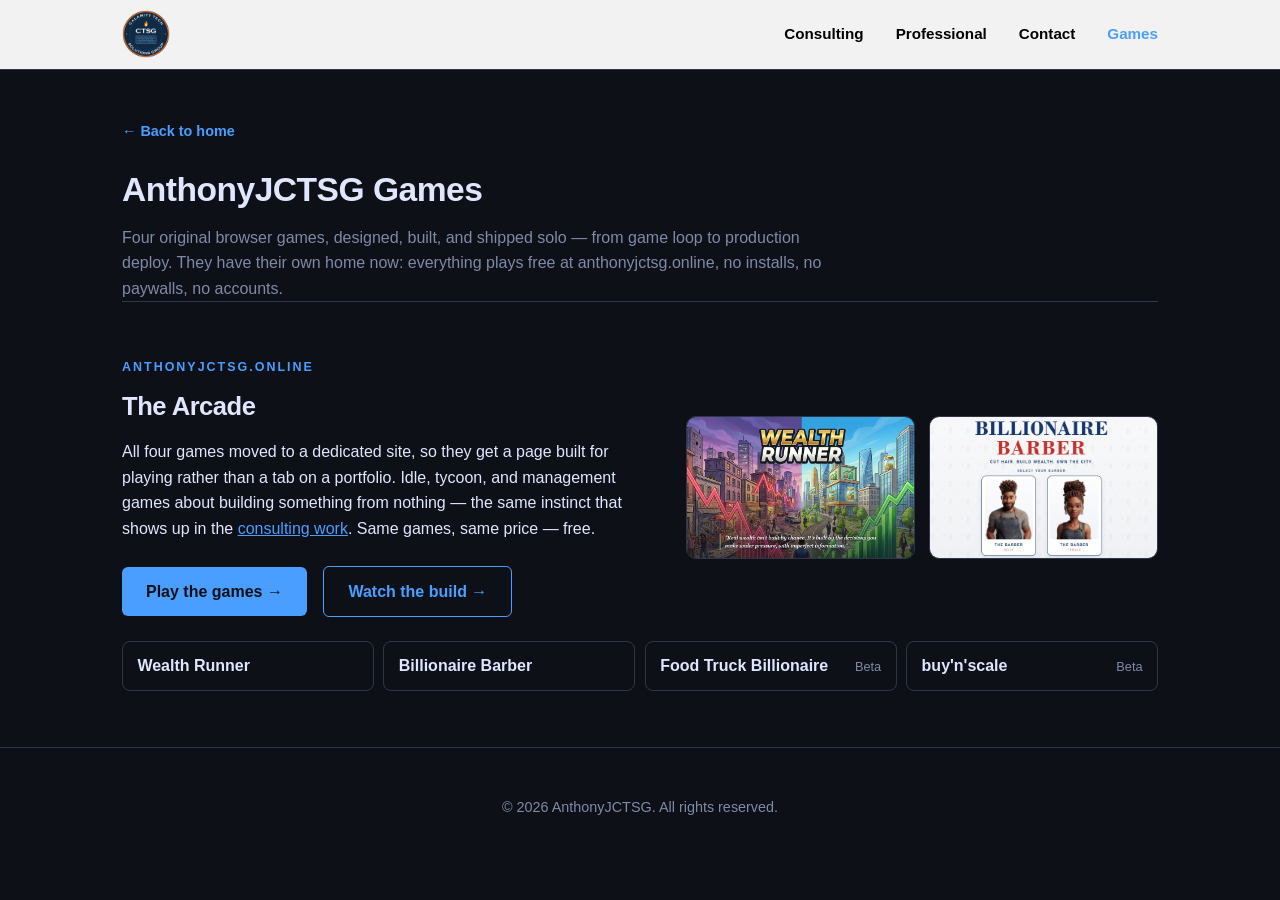
<file: portfolio.html>
﻿<!DOCTYPE html>
<html lang="en">
<head>
    <meta charset="UTF-8">
    <meta name="viewport" content="width=device-width, initial-scale=1.0">
    <title>Free Browser Games by Anthony C Johnson | Wealth Runner, Billionaire Barber &amp; More | AnthonyJCTSG</title>
    <meta name="description" content="Original browser games built solo by Houston developer Anthony C Johnson — Wealth Runner, Billionaire Barber, Food Truck Billionaire, and buy'n'scale. No installs, no paywalls. Play free at anthonyjctsg.online.">
    <meta name="keywords" content="indie game developer, Houston game developer, Anthony C Johnson, AnthonyJCTSG, browser games, free browser games, HTML5 games, idle games, tycoon games, incremental games, Wealth Runner, Billionaire Barber, Food Truck Billionaire, buy'n'scale">
    <meta name="author" content="Anthony C Johnson">
    <meta name="robots" content="index, follow">
    <meta name="theme-color" content="#0052cc">
    <link rel="canonical" href="https://anthonyjctsg.com/portfolio.html">
    <link rel="icon" href="data:image/svg+xml,<svg xmlns='http://www.w3.org/2000/svg' viewBox='0 0 64 64'><rect width='64' height='64' rx='8' fill='%23131a24'/><text x='32' y='42' font-family='Georgia,serif' font-size='26' fill='%23fbfaf7' text-anchor='middle'>C</text></svg>">

    <!-- Open Graph -->
    <meta property="og:type" content="website">
    <meta property="og:site_name" content="AnthonyJCTSG">
    <meta property="og:title" content="Free Browser Games by Anthony C Johnson">
    <meta property="og:description" content="Four original browser games, built solo end to end. No installs, no paywalls. Play them free at anthonyjctsg.online.">
    <meta property="og:url" content="https://anthonyjctsg.com/portfolio.html">
    <meta property="og:image" content="https://anthonyjctsg.com/wealthrunner_thumbnail.png">
    <meta property="og:locale" content="en_US">

    <!-- Twitter -->
    <meta name="twitter:card" content="summary_large_image">
    <meta name="twitter:title" content="Free Browser Games by Anthony C Johnson">
    <meta name="twitter:description" content="Four original browser games, built solo end to end. Play them free at anthonyjctsg.online.">
    <meta name="twitter:image" content="https://anthonyjctsg.com/wealthrunner_thumbnail.png">

    <link rel="stylesheet" href="styles.css?v=5">

    <!-- Every game URL points at anthonyjctsg.online. The games are served
         from there now, and pointing structured data anywhere else would be
         describing a page that only redirects. -->
    <script type="application/ld+json">
    {
      "@context": "https://schema.org",
      "@type": "CollectionPage",
      "name": "Games Portfolio",
      "url": "https://anthonyjctsg.com/portfolio.html",
      "description": "Browser games built by Anthony C Johnson, playable at anthonyjctsg.online.",
      "hasPart": [
        {
          "@type": "VideoGame",
          "name": "Wealth Runner",
          "url": "https://anthonyjctsg.online/WealthRunner.html",
          "image": "https://anthonyjctsg.com/wealthrunner_thumbnail.png",
          "description": "A run for the money. Keep moving, keep stacking, and see how far your decisions carry you before the run ends.",
          "author": { "@type": "Person", "name": "Anthony C Johnson" },
          "gamePlatform": "Web Browser",
          "applicationCategory": "Game",
          "operatingSystem": "Any",
          "offers": { "@type": "Offer", "price": "0", "priceCurrency": "USD" }
        },
        {
          "@type": "VideoGame",
          "name": "Billionaire Barber",
          "url": "https://anthonyjctsg.online/BillionaireBarber.html",
          "image": "https://anthonyjctsg.com/billionairebarber_thumbnail.png",
          "description": "Cut hair. Build wealth. Own the city. Choose your barber and work your way up from a single chair.",
          "author": { "@type": "Person", "name": "Anthony C Johnson" },
          "gamePlatform": "Web Browser",
          "applicationCategory": "Game",
          "operatingSystem": "Any",
          "offers": { "@type": "Offer", "price": "0", "priceCurrency": "USD" }
        },
        {
          "@type": "VideoGame",
          "name": "Food Truck Billionaire",
          "url": "https://anthonyjctsg.online/food-truck-billionaire.html",
          "description": "Beta. Run the window, work the order rail, and turn one food truck into a fleet.",
          "author": { "@type": "Person", "name": "Anthony C Johnson" },
          "gamePlatform": "Web Browser",
          "applicationCategory": "Game",
          "operatingSystem": "Any",
          "offers": { "@type": "Offer", "price": "0", "priceCurrency": "USD" }
        },
        {
          "@type": "VideoGame",
          "name": "buy'n'scale",
          "url": "https://anthonyjctsg.online/buynscale.html",
          "description": "Beta. Acquire, improve, compound. Start with $150,000 and buy real businesses, fix what's broken in them, and let the multiple do the rest.",
          "author": { "@type": "Person", "name": "Anthony C Johnson" },
          "gamePlatform": "Web Browser",
          "applicationCategory": "Game",
          "operatingSystem": "Any",
          "offers": { "@type": "Offer", "price": "0", "priceCurrency": "USD" }
        }
      ]
    }
    </script>
    <style>
        .arcade-cta {
            display: grid;
            grid-template-columns: minmax(0, 1fr) minmax(0, 0.9fr);
            gap: 2.5rem;
            align-items: center;
        }

        .arcade-copy h2 {
            font-size: 1.6rem;
            letter-spacing: -0.5px;
            margin-bottom: 0.75rem;
        }

        .arcade-domain {
            font-size: 0.78rem;
            text-transform: uppercase;
            letter-spacing: 2px;
            color: var(--primary-blue);
            font-weight: 700;
            margin-bottom: 0.5rem;
        }

        /* The two shots, fanned. Purely decorative â€” the list below is what
           actually names the games. */
        .arcade-shots {
            display: grid;
            grid-template-columns: 1fr 1fr;
            gap: 0.9rem;
        }

        .arcade-shots img {
            width: 100%;
            aspect-ratio: 16 / 10;
            object-fit: cover;
            border-radius: 10px;
            border: 1px solid var(--border-color);
            background-color: #070b14;
        }

        .game-list {
            list-style: none;
            margin-top: 1.5rem;
            display: grid;
            grid-template-columns: repeat(auto-fit, minmax(240px, 1fr));
            gap: 0.6rem;
        }

        .game-list a {
            display: flex;
            align-items: baseline;
            gap: 0.5rem;
            padding: 0.7rem 0.9rem;
            border: 1px solid var(--border-color);
            border-radius: 8px;
            text-decoration: none;
            color: var(--text-dark);
            font-weight: 600;
            transition: border-color 0.2s ease, background-color 0.2s ease;
        }

        .game-list a:hover,
        .game-list a:focus-visible {
            border-color: var(--primary-blue);
            background-color: var(--light-blue);
        }

        .game-list small {
            margin-left: auto;
            font-weight: 400;
            font-size: 0.8rem;
            color: var(--text-muted);
        }

        @media (max-width: 800px) {
            .arcade-cta {
                grid-template-columns: 1fr;
                gap: 1.75rem;
            }

            .arcade-shots {
                order: -1;
            }
        }
    </style>
</head>
<body>

    <header>
        <div class="nav-container">
            <a href="index.html" class="brand-logo" aria-label="AnthonyJCTSG.com">
                <img src="ctsg-seal.png" alt="AnthonyJCTSG.com" class="brand-logo-mark">
            </a>
            <ul class="nav-links">
                <li><a href="https://ctsg-htx.com/" rel="noopener">Consulting</a></li>
                <li><a href="professional.html">Professional</a></li>
                <li class="nav-contact-item">
                    <button type="button" class="nav-contact-toggle" aria-expanded="false" aria-haspopup="true" aria-controls="nav-contact-panel">Contact</button>
                    <div class="nav-contact-panel" id="nav-contact-panel" hidden>
                        <form novalidate>
                            <label class="visually-hidden" for="nav-contact-name">Name</label>
                            <input id="nav-contact-name" type="text" autocomplete="name" maxlength="120" placeholder="Name (optional)">
                            <label class="visually-hidden" for="nav-contact-email">Email</label>
                            <input id="nav-contact-email" type="email" autocomplete="email" maxlength="254" placeholder="you@example.com" required>
                            <button type="submit" class="btn">Send</button>
                        </form>
                        <p class="nav-contact-status" role="status" aria-live="polite"></p>
                    </div>
                </li>
                <li><a href="portfolio.html" aria-current="page">Games</a></li>
            </ul>
        </div>
    </header>

    <main class="container">

        <div class="page-intro">
            <a href="index.html" class="back-link">&larr; Back to home</a>
            <h1>AnthonyJCTSG Games</h1>
            <p>Four original browser games, designed, built, and shipped solo &mdash; from game loop to production deploy. They have their own home now: everything plays free at anthonyjctsg.online, no installs, no paywalls, no accounts.</p>
        </div>

        <section>
            <div class="arcade-cta">
                <div class="arcade-copy">
                    <p class="arcade-domain">anthonyjctsg.online</p>
                    <h2>The Arcade</h2>
                    <p>All four games moved to a dedicated site, so they get a page built for playing rather than a tab on a portfolio. Idle, tycoon, and management games about building something from nothing &mdash; the same instinct that shows up in the <a href="https://ctsg-htx.com/" rel="noopener">consulting work</a>. Same games, same price &mdash; free.</p>
                    <div class="game-actions" style="margin-top:1.5rem">
                        <a href="https://anthonyjctsg.online/" rel="noopener" class="btn">Play the games &rarr;</a>
                        <a href="https://www.youtube.com/@AnthonyJCTSG" target="_blank" rel="noopener" class="btn btn-secondary" style="margin-left:0.75rem">Watch the build &rarr;</a>
                    </div>
                </div>
                <div class="arcade-shots">
                    <img src="wealthrunner_thumbnail.png" alt="" loading="lazy">
                    <img src="billionairebarber_thumbnail.png" alt="" loading="lazy">
                </div>
            </div>

            <ul class="game-list">
                <li><a href="https://anthonyjctsg.online/WealthRunner.html" rel="noopener">Wealth Runner</a></li>
                <li><a href="https://anthonyjctsg.online/BillionaireBarber.html" rel="noopener">Billionaire Barber</a></li>
                <li><a href="https://anthonyjctsg.online/food-truck-billionaire.html" rel="noopener">Food Truck Billionaire <small>Beta</small></a></li>
                <li><a href="https://anthonyjctsg.online/buynscale.html" rel="noopener">buy'n'scale <small>Beta</small></a></li>
            </ul>
        </section>

    </main>

    <footer>
        <div class="container">
            <p>&copy; 2026 AnthonyJCTSG. All rights reserved.</p>
        </div>
    </footer>

    <script src="ctsg-data.js"></script>
    <script src="nav-contact.js"></script>

</body>
</html>
</file>
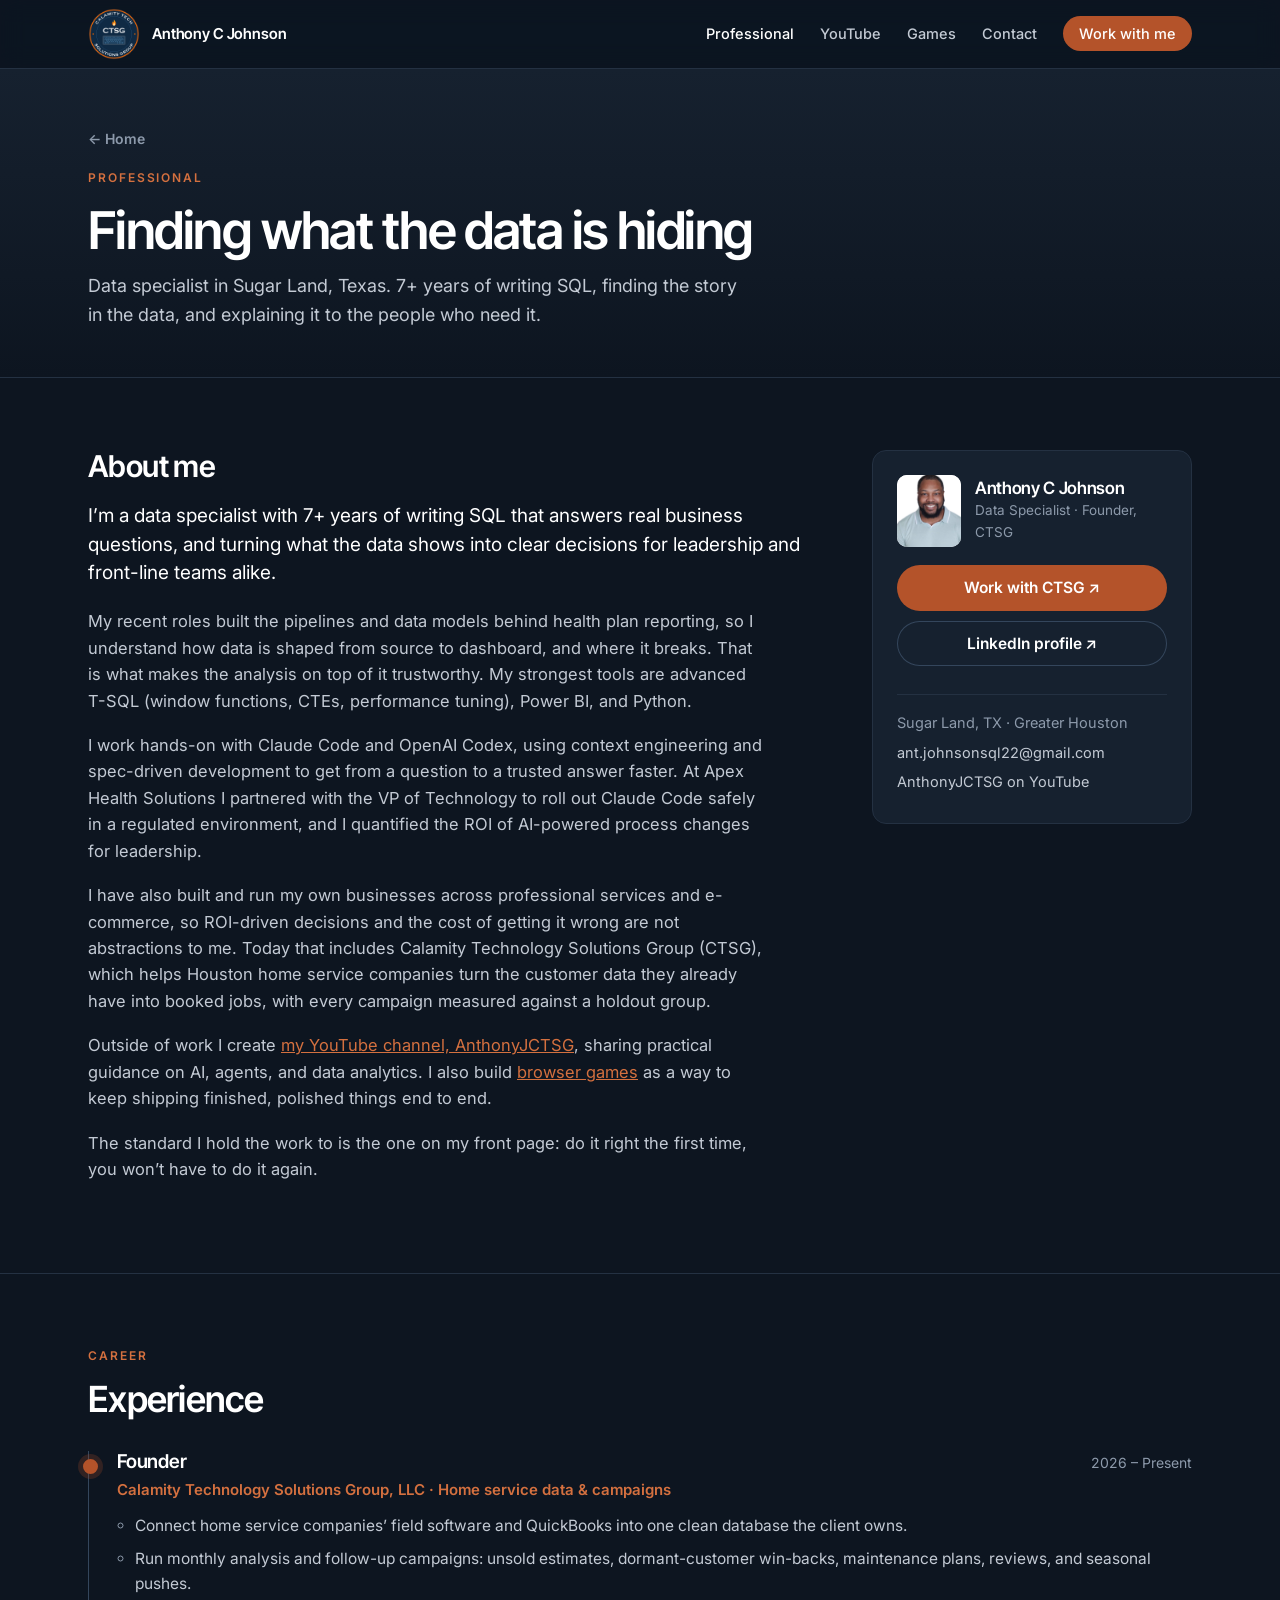
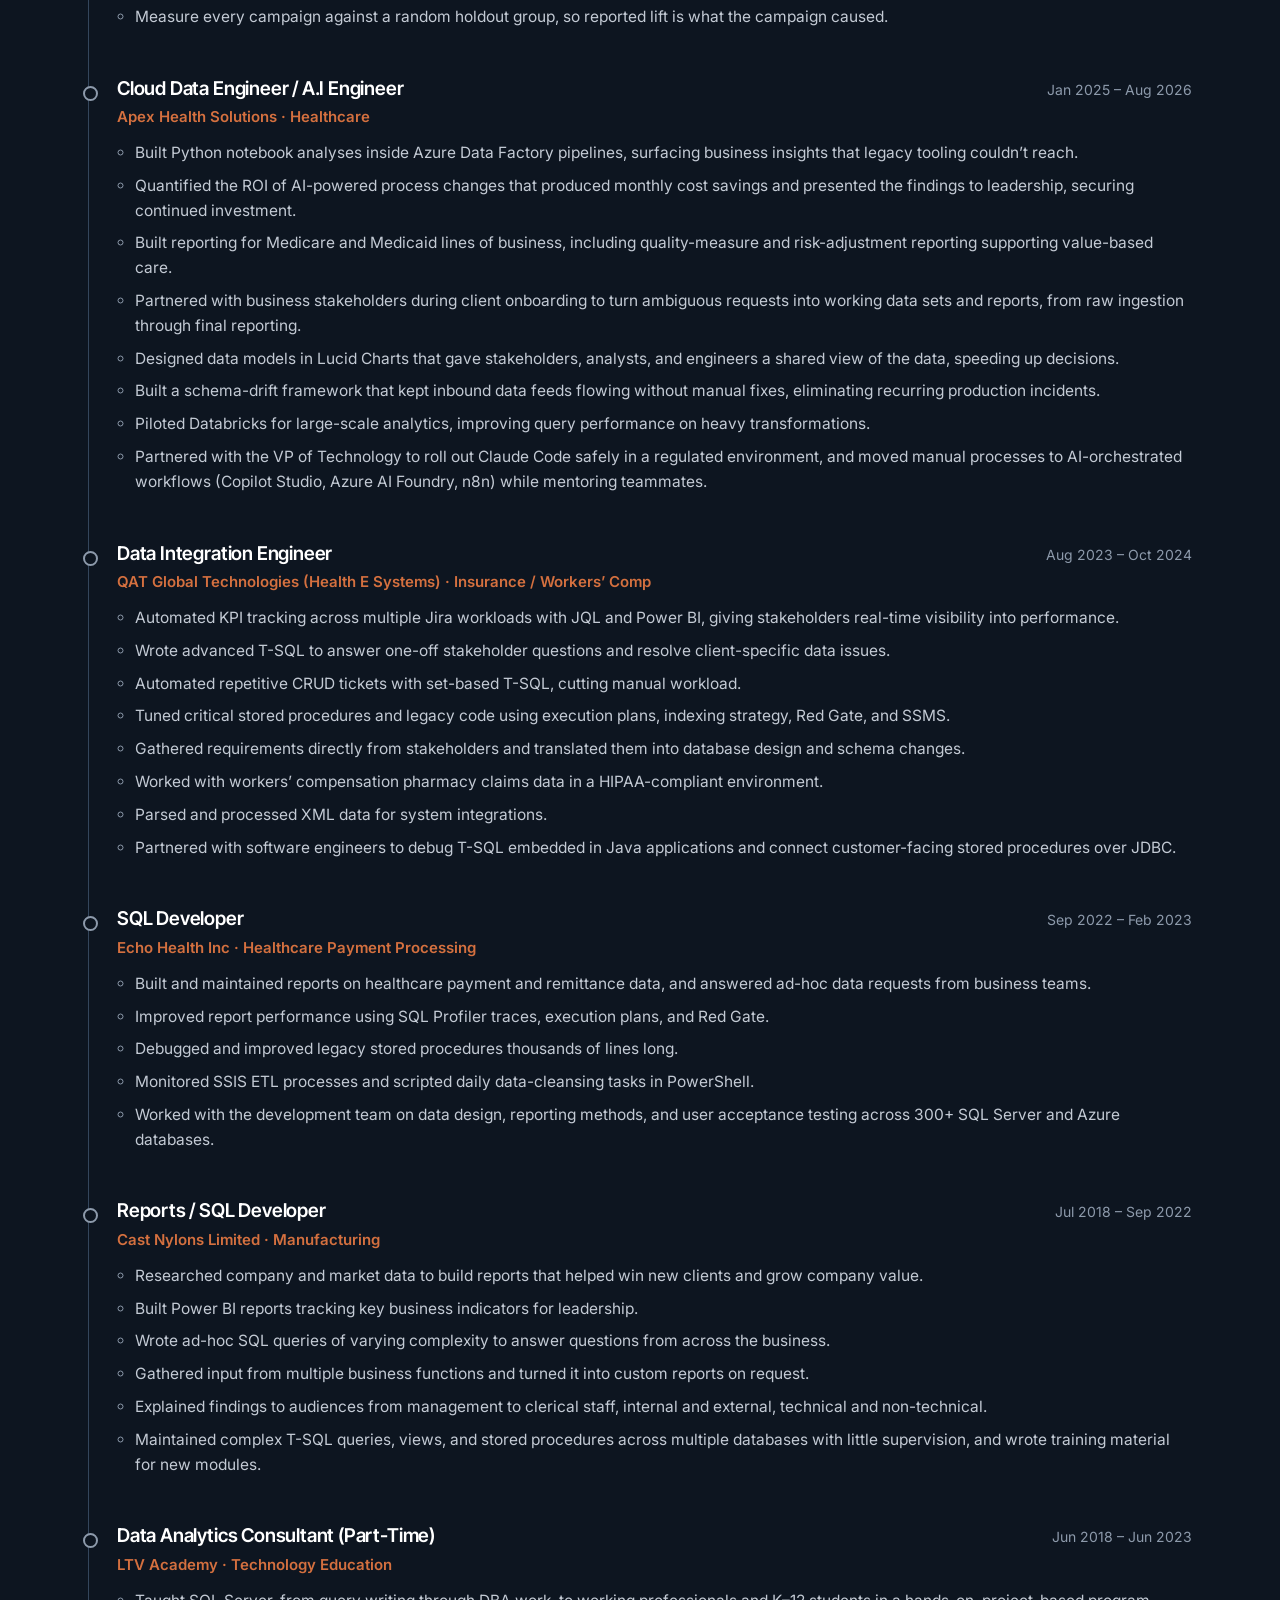
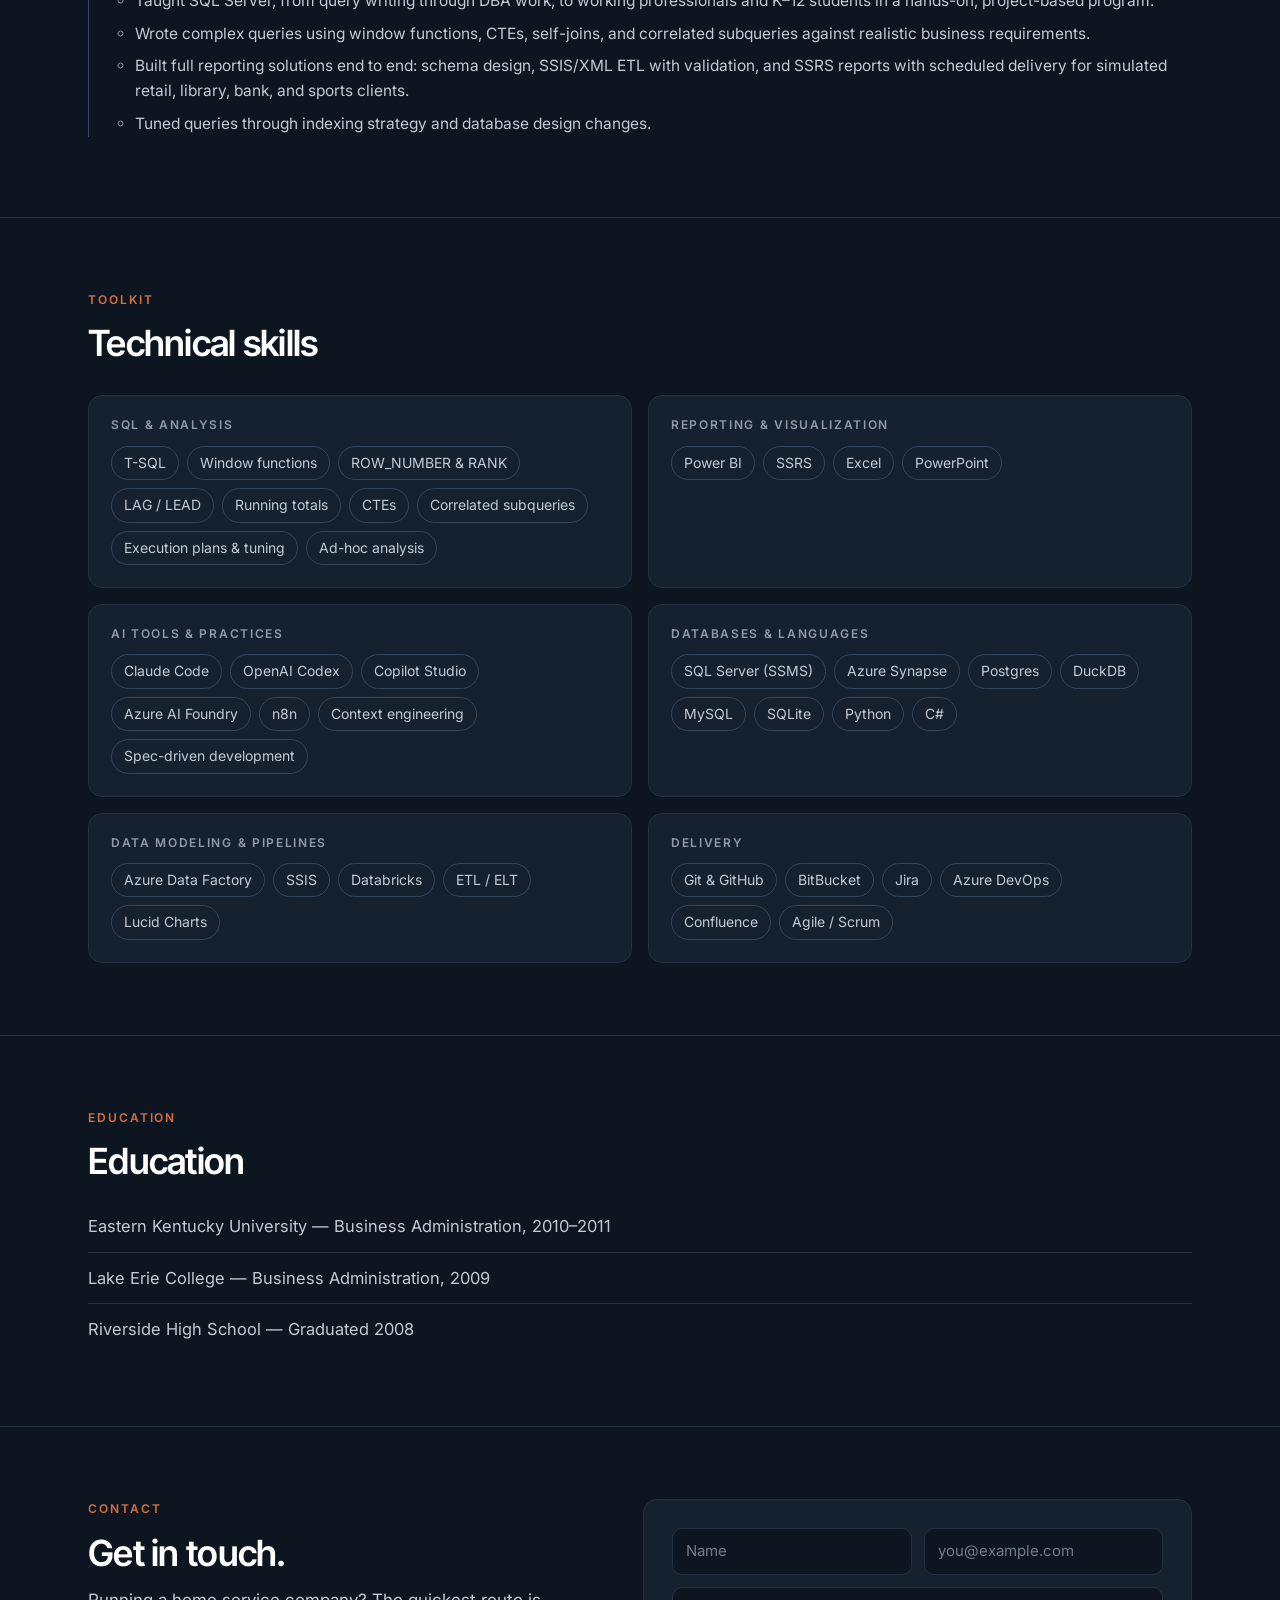
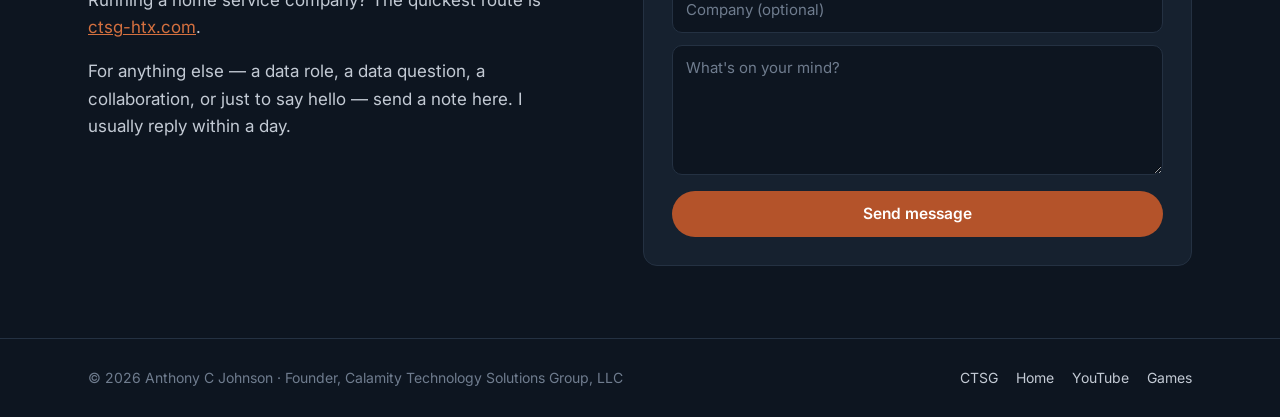
<file: professional.html>
<!DOCTYPE html>
<html lang="en">
<head>
    <meta charset="UTF-8">
    <meta name="viewport" content="width=device-width, initial-scale=1.0">
    <title>Anthony C Johnson | Data Specialist, SQL &amp; Power BI | Houston</title>
    <meta name="description" content="Data specialist in the Houston area with 7+ years of SQL, analytics, and reporting: advanced T-SQL and window functions, Power BI, Python, and AI tooling. Experience, skills, and contact.">
    <meta name="author" content="Anthony C Johnson">
    <meta name="robots" content="index, follow, max-image-preview:large">
    <meta name="theme-color" content="#0d1520">
    <meta name="geo.region" content="US-TX">
    <meta name="geo.placename" content="Sugar Land">
    <link rel="canonical" href="https://anthonyjctsg.com/professional.html">

    <link rel="icon" href="/favicon-32.png" sizes="32x32" type="image/png">
    <link rel="icon" href="/favicon-48.png" sizes="48x48" type="image/png">
    <link rel="icon" href="/icon-192.png" sizes="192x192" type="image/png">
    <link rel="apple-touch-icon" href="/apple-touch-icon.png">

    <!-- Open Graph -->
    <meta property="og:type" content="profile">
    <meta property="og:site_name" content="AnthonyJCTSG">
    <meta property="og:title" content="Anthony C Johnson | Data Specialist">
    <meta property="og:description" content="7+ years writing SQL that answers real business questions, and explaining what the data shows. T-SQL, window functions, Power BI, Python. Houston area.">
    <meta property="og:url" content="https://anthonyjctsg.com/professional.html">
    <meta property="og:image" content="https://anthonyjctsg.com/anthony.jpg">
    <meta property="og:image:alt" content="Anthony C Johnson">
    <meta property="profile:first_name" content="Anthony">
    <meta property="profile:last_name" content="Johnson">
    <meta property="og:locale" content="en_US">

    <!-- Twitter -->
    <meta name="twitter:card" content="summary">
    <meta name="twitter:title" content="Anthony C Johnson | Data Specialist">
    <meta name="twitter:description" content="Data specialist in the Houston area: SQL, analytics, Power BI, and Python.">
    <meta name="twitter:image" content="https://anthonyjctsg.com/anthony.jpg">
    <meta name="twitter:image:alt" content="Anthony C Johnson">

    <link rel="preconnect" href="https://fonts.googleapis.com">
    <link rel="preconnect" href="https://fonts.gstatic.com" crossorigin>
    <link href="https://fonts.googleapis.com/css2?family=Inter:wght@400;500;600&family=Inter+Tight:wght@500;600;700&display=swap" rel="stylesheet">
    <link rel="stylesheet" href="site.css?v=6">

    <script type="application/ld+json">
    {
      "@context": "https://schema.org",
      "@type": "ProfilePage",
      "url": "https://anthonyjctsg.com/professional.html",
      "mainEntity": {
        "@type": "Person",
        "@id": "https://anthonyjctsg.com/#person",
        "name": "Anthony C Johnson",
        "alternateName": ["AnthonyJCTSG"],
        "url": "https://anthonyjctsg.com/",
        "image": "https://anthonyjctsg.com/anthony.jpg",
        "jobTitle": "Data specialist",
        "worksFor": {
          "@type": "Organization",
          "@id": "https://ctsg-htx.com/#organization",
          "name": "Calamity Technology Solutions Group, LLC",
          "url": "https://ctsg-htx.com/"
        },
        "homeLocation": { "@type": "Place", "name": "Sugar Land, Texas" },
        "alumniOf": [
          { "@type": "CollegeOrUniversity", "name": "Eastern Kentucky University" },
          { "@type": "CollegeOrUniversity", "name": "Lake Erie College" }
        ],
        "knowsAbout": [
          "Data Analysis",
          "SQL",
          "T-SQL",
          "Window functions",
          "Power BI",
          "Python",
          "SQL Server",
          "Azure Data Factory",
          "Data Modeling",
          "Context engineering",
          "Spec-driven development",
          "AI agents"
        ],
        "sameAs": [
          "https://www.linkedin.com/in/anthony-c-johnson-2b88a7237/",
          "https://www.youtube.com/@AnthonyJCTSG",
          "https://ctsg-htx.com/",
          "https://anthonyjctsg.online/",
          "https://custombiztools.online/"
        ]
      }
    }
    </script>
    <style>
        .page-intro {
            padding: 56px 0 48px;
            background: linear-gradient(180deg, var(--bg-2) 0%, var(--bg) 100%);
            border-bottom: 1px solid var(--line);
        }

        .back-link {
            display: inline-block;
            margin-bottom: 18px;
            font-size: 14px;
            font-weight: 600;
            text-decoration: none;
            color: var(--ink-3);
        }

        .back-link:hover { color: var(--ink); }

        .page-intro h1 {
            font-size: clamp(34px, 5vw, 52px);
            letter-spacing: -.03em;
            margin-bottom: 12px;
        }

        .page-intro p {
            color: var(--ink-2);
            font-size: 18px;
            max-width: 60ch;
            margin: 0;
        }

        /* ---------- about ---------- */
        .about-grid {
            display: grid;
            grid-template-columns: minmax(0, 1fr) 320px;
            gap: 56px;
            align-items: start;
        }

        .about-body h2 {
            font-size: clamp(24px, 2.8vw, 30px);
            margin-bottom: 18px;
        }

        .about-body p {
            color: var(--ink-2);
            font-size: 16.5px;
            margin-bottom: 1.1em;
            max-width: 68ch;
        }

        .about-body p.lede {
            color: var(--ink);
            font-size: 19px;
            line-height: 1.5;
        }

        .side-card {
            position: sticky;
            top: 92px;
            background: var(--bg-2);
            border: 1px solid var(--line);
            border-radius: var(--radius);
            padding: 24px;
        }

        .side-card .who {
            display: grid;
            grid-template-columns: 64px 1fr;
            gap: 14px;
            align-items: center;
            margin-bottom: 18px;
        }

        /* The photo carries a thin black bar along its top edge (it is a video
           frame); anchoring to the bottom crops it off. */
        .side-card img {
            width: 64px;
            height: 72px;
            border-radius: 10px;
            object-fit: cover;
            object-position: 50% 100%;
            display: block;
            background: #fff;
        }

        .side-card h3 { font-size: 17px; margin-bottom: 2px; }
        .side-card .role { font-size: 13.5px; color: var(--ink-3); }

        .side-card .btn {
            width: 100%;
            justify-content: center;
            margin-bottom: 10px;
        }

        .contact-list {
            list-style: none;
            margin: 18px 0 0;
            padding: 16px 0 0;
            border-top: 1px solid var(--line);
            font-size: 14.5px;
            color: var(--ink-3);
        }

        .contact-list li { margin-bottom: 6px; }
        .contact-list a { color: var(--ink-2); text-decoration: none; }
        .contact-list a:hover { color: #fff; }

        /* ---------- timeline ---------- */
        .timeline {
            list-style: none;
            margin: 0;
            padding: 0 0 0 28px;
            border-left: 1px solid var(--line-2);
        }

        .timeline > li {
            position: relative;
            padding-bottom: 40px;
        }

        .timeline > li:last-child { padding-bottom: 0; }

        .timeline > li::before {
            content: "";
            position: absolute;
            left: -34px;
            top: 8px;
            width: 11px;
            height: 11px;
            border-radius: 50%;
            background: var(--bg);
            border: 2px solid var(--ink-3);
        }

        .timeline > li.current::before {
            background: var(--accent);
            border-color: var(--accent);
            box-shadow: 0 0 0 5px rgba(180, 83, 42, .22);
        }

        .role-head {
            display: flex;
            align-items: baseline;
            justify-content: space-between;
            gap: 4px 16px;
            flex-wrap: wrap;
        }

        .role-head h3 { font-size: 19px; letter-spacing: -.01em; }

        .role-dates {
            font-size: 14px;
            color: var(--ink-3);
            white-space: nowrap;
        }

        .role-org {
            font-weight: 600;
            color: var(--accent-2);
            font-size: 15px;
            margin: 4px 0 12px;
        }

        .timeline ul {
            padding-left: 18px;
            margin: 0;
            color: var(--ink-2);
            font-size: 15.5px;
        }

        .timeline ul li { margin-bottom: 8px; }
        .timeline ul li::marker { color: var(--ink-3); }

        /* ---------- skills ---------- */
        .skills {
            display: grid;
            grid-template-columns: repeat(2, minmax(0, 1fr));
            gap: 16px;
        }

        .skill-group {
            background: var(--bg-2);
            border: 1px solid var(--line);
            border-radius: var(--radius);
            padding: 22px;
        }

        .skill-group h3 {
            font-size: 12px;
            letter-spacing: .14em;
            text-transform: uppercase;
            font-family: Inter, sans-serif;
            font-weight: 600;
            color: var(--ink-3);
            margin-bottom: 14px;
        }

        .tags { display: flex; flex-wrap: wrap; gap: 8px; }

        .tags span {
            border: 1px solid var(--line-2);
            border-radius: 999px;
            padding: 5px 12px;
            font-size: 14px;
            color: var(--ink-2);
        }

        .edu {
            list-style: none;
            margin: 0;
            padding: 0;
            color: var(--ink-2);
        }

        .edu li {
            padding: 12px 0;
            border-top: 1px solid var(--line);
        }

        .edu li:first-child { border-top: 0; padding-top: 0; }

        /* ---------- contact ---------- */
        .contact-grid {
            display: grid;
            grid-template-columns: minmax(0, 1fr) minmax(0, 1.1fr);
            gap: 56px;
            align-items: start;
        }

        .contact-copy h2 {
            font-size: clamp(26px, 3.2vw, 36px);
            margin-bottom: 14px;
        }

        .contact-copy p { color: var(--ink-2); font-size: 17px; max-width: 44ch; }

        .note-form {
            background: var(--bg-2);
            border: 1px solid var(--line);
            border-radius: var(--radius);
            padding: 28px;
        }

        .note-form .row {
            display: grid;
            grid-template-columns: 1fr 1fr;
            gap: 12px;
            margin-bottom: 12px;
        }

        .note-form textarea {
            display: block;
            min-height: 130px;
            resize: vertical;
            margin-bottom: 16px;
        }

        .note-form .btn { width: 100%; justify-content: center; }

        .form-status { font-size: 15px; margin: 14px 0 0; }
        .form-status:empty { display: none; }
        .form-status.is-error { color: #ff9b8a; }
        .form-status.is-ok { color: var(--accent-soft); font-weight: 600; }

        @media (max-width: 900px) {
            .about-grid,
            .contact-grid {
                grid-template-columns: 1fr;
                gap: 32px;
            }
            .side-card { position: static; }
            .skills { grid-template-columns: 1fr; }
        }

        @media (max-width: 600px) {
            .page-intro { padding: 36px 0 32px; }
            .note-form { padding: 20px; }
            .note-form .row { grid-template-columns: 1fr; }
            .timeline { padding-left: 22px; }
            .timeline > li::before { left: -28px; }
        }
    </style>
</head>
<body>

    <header class="top">
        <div class="wrap">
            <a href="index.html" class="brand" aria-label="Anthony C Johnson, home">
                <img src="ctsg-seal.png" alt="" width="52" height="52">
                <span>Anthony C Johnson</span>
            </a>
            <ul class="nav">
                <li><a href="professional.html" aria-current="page">Professional</a></li>
                <li class="hide-sm"><a href="https://www.youtube.com/@AnthonyJCTSG" target="_blank" rel="noopener">YouTube</a></li>
                <li class="hide-sm"><a href="https://www.anthonyjctsg.online" target="_blank" rel="noopener">Games</a></li>
                <li class="nav-contact-item">
                    <button type="button" class="nav-contact-toggle" aria-expanded="false" aria-haspopup="true" aria-controls="nav-contact-panel">Contact</button>
                    <div class="nav-contact-panel" id="nav-contact-panel" hidden>
                        <p class="hint">Leave your email and I will get back to you.</p>
                        <form novalidate>
                            <label class="visually-hidden" for="nav-contact-name">Name</label>
                            <input id="nav-contact-name" type="text" autocomplete="name" maxlength="120" placeholder="Name (optional)">
                            <label class="visually-hidden" for="nav-contact-email">Email</label>
                            <input id="nav-contact-email" type="email" autocomplete="email" maxlength="254" placeholder="you@example.com" required>
                            <button type="submit" class="btn">Send</button>
                        </form>
                        <p class="nav-contact-status" role="status" aria-live="polite"></p>
                    </div>
                </li>
                <li><a href="https://ctsg-htx.com/" class="btn-sm" rel="noopener">Work with me</a></li>
            </ul>
        </div>
    </header>

    <main>

        <div class="page-intro">
            <div class="wrap">
                <a href="index.html" class="back-link">&larr; Home</a>
                <div class="label">Professional</div>
                <h1>Finding what the data is hiding</h1>
                <p>Data specialist in Sugar Land, Texas. 7+ years of writing SQL, finding the story in the data, and explaining it to the people who need it.</p>
            </div>
        </div>

        <section>
            <div class="wrap about-grid">
                <div class="about-body">
                    <h2>About me</h2>

                    <p class="lede">I&rsquo;m a data specialist with 7+ years of writing SQL that answers real business questions, and turning what the data shows into clear decisions for leadership and front-line teams alike.</p>

                    <p>My recent roles built the pipelines and data models behind health plan reporting, so I understand how data is shaped from source to dashboard, and where it breaks. That is what makes the analysis on top of it trustworthy. My strongest tools are advanced T-SQL (window functions, CTEs, performance tuning), Power BI, and Python.</p>

                    <p>I work hands-on with Claude Code and OpenAI Codex, using context engineering and spec-driven development to get from a question to a trusted answer faster. At Apex Health Solutions I partnered with the VP of Technology to roll out Claude Code safely in a regulated environment, and I quantified the ROI of AI-powered process changes for leadership.</p>

                    <p>I have also built and run my own businesses across professional services and e-commerce, so ROI-driven decisions and the cost of getting it wrong are not abstractions to me. Today that includes Calamity Technology Solutions Group (CTSG), which helps Houston home service companies turn the customer data they already have into booked jobs, with every campaign measured against a holdout group.</p>

                    <p>Outside of work I create <a href="https://www.youtube.com/@AnthonyJCTSG" target="_blank" rel="noopener">my YouTube channel, AnthonyJCTSG</a>, sharing practical guidance on AI, agents, and data analytics. I also build <a href="https://www.anthonyjctsg.online" target="_blank" rel="noopener">browser games</a> as a way to keep shipping finished, polished things end to end.</p>

                    <p>The standard I hold the work to is the one on my front page: do it right the first time, you won&rsquo;t have to do it again.</p>
                </div>

                <aside class="side-card">
                    <div class="who">
                        <img src="anthony.jpg" alt="Anthony C Johnson" width="64" height="72" loading="lazy" decoding="async">
                        <div>
                            <h3>Anthony C Johnson</h3>
                            <div class="role">Data Specialist &middot; Founder, CTSG</div>
                        </div>
                    </div>
                    <a href="https://ctsg-htx.com/" rel="noopener" class="btn"><span class="ext">Work with CTSG</span></a>
                    <a href="https://www.linkedin.com/in/anthony-c-johnson-2b88a7237/" target="_blank" rel="noopener" class="btn ghost"><span class="ext">LinkedIn profile</span></a>
                    <ul class="contact-list">
                        <li>Sugar Land, TX &middot; Greater Houston</li>
                        <li><a href="mailto:ant.johnsonsql22@gmail.com">ant.johnsonsql22@gmail.com</a></li>
                        <li><a href="https://www.youtube.com/@AnthonyJCTSG" target="_blank" rel="noopener">AnthonyJCTSG on YouTube</a></li>
                    </ul>
                </aside>
            </div>
        </section>

        <section>
            <div class="wrap">
                <div class="sec-head">
                    <div class="label">Career</div>
                    <h2>Experience</h2>
                </div>
                <ol class="timeline">
                    <li class="current">
                        <div class="role-head">
                            <h3>Founder</h3>
                            <span class="role-dates">2026 &ndash; Present</span>
                        </div>
                        <p class="role-org">Calamity Technology Solutions Group, LLC &middot; Home service data &amp; campaigns</p>
                        <ul>
                            <li>Connect home service companies&rsquo; field software and QuickBooks into one clean database the client owns.</li>
                            <li>Run monthly analysis and follow-up campaigns: unsold estimates, dormant-customer win-backs, maintenance plans, reviews, and seasonal pushes.</li>
                            <li>Measure every campaign against a random holdout group, so reported lift is what the campaign caused.</li>
                        </ul>
                    </li>
                    <li>
                        <div class="role-head">
                            <h3>Cloud Data Engineer / A.I Engineer</h3>
                            <span class="role-dates">Jan 2025 &ndash; Aug 2026</span>
                        </div>
                        <p class="role-org">Apex Health Solutions &middot; Healthcare</p>
                        <ul>
                            <li>Built Python notebook analyses inside Azure Data Factory pipelines, surfacing business insights that legacy tooling couldn&rsquo;t reach.</li>
                            <li>Quantified the ROI of AI-powered process changes that produced monthly cost savings and presented the findings to leadership, securing continued investment.</li>
                            <li>Built reporting for Medicare and Medicaid lines of business, including quality-measure and risk-adjustment reporting supporting value-based care.</li>
                            <li>Partnered with business stakeholders during client onboarding to turn ambiguous requests into working data sets and reports, from raw ingestion through final reporting.</li>
                            <li>Designed data models in Lucid Charts that gave stakeholders, analysts, and engineers a shared view of the data, speeding up decisions.</li>
                            <li>Built a schema-drift framework that kept inbound data feeds flowing without manual fixes, eliminating recurring production incidents.</li>
                            <li>Piloted Databricks for large-scale analytics, improving query performance on heavy transformations.</li>
                            <li>Partnered with the VP of Technology to roll out Claude Code safely in a regulated environment, and moved manual processes to AI-orchestrated workflows (Copilot Studio, Azure AI Foundry, n8n) while mentoring teammates.</li>
                        </ul>
                    </li>
                    <li>
                        <div class="role-head">
                            <h3>Data Integration Engineer</h3>
                            <span class="role-dates">Aug 2023 &ndash; Oct 2024</span>
                        </div>
                        <p class="role-org">QAT Global Technologies (Health E Systems) &middot; Insurance / Workers&rsquo; Comp</p>
                        <ul>
                            <li>Automated KPI tracking across multiple Jira workloads with JQL and Power BI, giving stakeholders real-time visibility into performance.</li>
                            <li>Wrote advanced T-SQL to answer one-off stakeholder questions and resolve client-specific data issues.</li>
                            <li>Automated repetitive CRUD tickets with set-based T-SQL, cutting manual workload.</li>
                            <li>Tuned critical stored procedures and legacy code using execution plans, indexing strategy, Red Gate, and SSMS.</li>
                            <li>Gathered requirements directly from stakeholders and translated them into database design and schema changes.</li>
                            <li>Worked with workers&rsquo; compensation pharmacy claims data in a HIPAA-compliant environment.</li>
                            <li>Parsed and processed XML data for system integrations.</li>
                            <li>Partnered with software engineers to debug T-SQL embedded in Java applications and connect customer-facing stored procedures over JDBC.</li>
                        </ul>
                    </li>
                    <li>
                        <div class="role-head">
                            <h3>SQL Developer</h3>
                            <span class="role-dates">Sep 2022 &ndash; Feb 2023</span>
                        </div>
                        <p class="role-org">Echo Health Inc &middot; Healthcare Payment Processing</p>
                        <ul>
                            <li>Built and maintained reports on healthcare payment and remittance data, and answered ad-hoc data requests from business teams.</li>
                            <li>Improved report performance using SQL Profiler traces, execution plans, and Red Gate.</li>
                            <li>Debugged and improved legacy stored procedures thousands of lines long.</li>
                            <li>Monitored SSIS ETL processes and scripted daily data-cleansing tasks in PowerShell.</li>
                            <li>Worked with the development team on data design, reporting methods, and user acceptance testing across 300+ SQL Server and Azure databases.</li>
                        </ul>
                    </li>
                    <li>
                        <div class="role-head">
                            <h3>Reports / SQL Developer</h3>
                            <span class="role-dates">Jul 2018 &ndash; Sep 2022</span>
                        </div>
                        <p class="role-org">Cast Nylons Limited &middot; Manufacturing</p>
                        <ul>
                            <li>Researched company and market data to build reports that helped win new clients and grow company value.</li>
                            <li>Built Power BI reports tracking key business indicators for leadership.</li>
                            <li>Wrote ad-hoc SQL queries of varying complexity to answer questions from across the business.</li>
                            <li>Gathered input from multiple business functions and turned it into custom reports on request.</li>
                            <li>Explained findings to audiences from management to clerical staff, internal and external, technical and non-technical.</li>
                            <li>Maintained complex T-SQL queries, views, and stored procedures across multiple databases with little supervision, and wrote training material for new modules.</li>
                        </ul>
                    </li>
                    <li>
                        <div class="role-head">
                            <h3>Data Analytics Consultant (Part-Time)</h3>
                            <span class="role-dates">Jun 2018 &ndash; Jun 2023</span>
                        </div>
                        <p class="role-org">LTV Academy &middot; Technology Education</p>
                        <ul>
                            <li>Taught SQL Server, from query writing through DBA work, to working professionals and K&ndash;12 students in a hands-on, project-based program.</li>
                            <li>Wrote complex queries using window functions, CTEs, self-joins, and correlated subqueries against realistic business requirements.</li>
                            <li>Built full reporting solutions end to end: schema design, SSIS/XML ETL with validation, and SSRS reports with scheduled delivery for simulated retail, library, bank, and sports clients.</li>
                            <li>Tuned queries through indexing strategy and database design changes.</li>
                        </ul>
                    </li>
                </ol>
            </div>
        </section>

        <section>
            <div class="wrap">
                <div class="sec-head">
                    <div class="label">Toolkit</div>
                    <h2>Technical skills</h2>
                </div>
                <div class="skills">
                    <div class="skill-group">
                        <h3>SQL &amp; Analysis</h3>
                        <div class="tags"><span>T-SQL</span><span>Window functions</span><span>ROW_NUMBER &amp; RANK</span><span>LAG / LEAD</span><span>Running totals</span><span>CTEs</span><span>Correlated subqueries</span><span>Execution plans &amp; tuning</span><span>Ad-hoc analysis</span></div>
                    </div>
                    <div class="skill-group">
                        <h3>Reporting &amp; Visualization</h3>
                        <div class="tags"><span>Power BI</span><span>SSRS</span><span>Excel</span><span>PowerPoint</span></div>
                    </div>
                    <div class="skill-group">
                        <h3>AI Tools &amp; Practices</h3>
                        <div class="tags"><span>Claude Code</span><span>OpenAI Codex</span><span>Copilot Studio</span><span>Azure AI Foundry</span><span>n8n</span><span>Context engineering</span><span>Spec-driven development</span></div>
                    </div>
                    <div class="skill-group">
                        <h3>Databases &amp; Languages</h3>
                        <div class="tags"><span>SQL Server (SSMS)</span><span>Azure Synapse</span><span>Postgres</span><span>DuckDB</span><span>MySQL</span><span>SQLite</span><span>Python</span><span>C#</span></div>
                    </div>
                    <div class="skill-group">
                        <h3>Data Modeling &amp; Pipelines</h3>
                        <div class="tags"><span>Azure Data Factory</span><span>SSIS</span><span>Databricks</span><span>ETL / ELT</span><span>Lucid Charts</span></div>
                    </div>
                    <div class="skill-group">
                        <h3>Delivery</h3>
                        <div class="tags"><span>Git &amp; GitHub</span><span>BitBucket</span><span>Jira</span><span>Azure DevOps</span><span>Confluence</span><span>Agile / Scrum</span></div>
                    </div>
                </div>
            </div>
        </section>

        <section>
            <div class="wrap">
                <div class="sec-head">
                    <div class="label">Education</div>
                    <h2>Education</h2>
                </div>
                <ul class="edu">
                    <li>Eastern Kentucky University &mdash; Business Administration, 2010&ndash;2011</li>
                    <li>Lake Erie College &mdash; Business Administration, 2009</li>
                    <li>Riverside High School &mdash; Graduated 2008</li>
                </ul>
            </div>
        </section>

        <section id="contact">
            <div class="wrap contact-grid">
                <div class="contact-copy">
                    <div class="label">Contact</div>
                    <h2>Get in touch.</h2>
                    <p>Running a home service company? The quickest route is <a href="https://ctsg-htx.com/#contact" rel="noopener">ctsg-htx.com</a>.</p>
                    <p>For anything else &mdash; a data role, a data question, a collaboration, or just to say hello &mdash; send a note here. I usually reply within a day.</p>
                </div>

                <div>
                    <form class="note-form" id="hire-form" novalidate>
                        <div class="row">
                            <div>
                                <label class="visually-hidden" for="hire-name">Name</label>
                                <input id="hire-name" type="text" autocomplete="name" maxlength="120" placeholder="Name" required>
                            </div>
                            <div>
                                <label class="visually-hidden" for="hire-email">Email</label>
                                <input id="hire-email" type="email" autocomplete="email" maxlength="254" placeholder="you@example.com" required>
                            </div>
                        </div>
                        <div class="row" style="grid-template-columns:1fr">
                            <div>
                                <label class="visually-hidden" for="hire-company">Company</label>
                                <input id="hire-company" type="text" autocomplete="organization" maxlength="160" placeholder="Company (optional)">
                            </div>
                        </div>
                        <label class="visually-hidden" for="hire-message">Message</label>
                        <textarea id="hire-message" maxlength="4000" required placeholder="What's on your mind?"></textarea>

                        <!-- Honeypot: invisible to people, irresistible to bots. A filled
                             value means the submission is scripted, so it is dropped. -->
                        <div class="visually-hidden" aria-hidden="true">
                            <label for="hire-website">Leave this field empty</label>
                            <input id="hire-website" type="text" tabindex="-1" autocomplete="off">
                        </div>

                        <button type="submit" class="btn">Send message</button>
                    </form>
                    <!-- Outside the form on purpose: the form is hidden on success, and
                         the confirmation has to outlive it. -->
                    <p class="form-status" id="hire-status" role="status" aria-live="polite"></p>
                </div>
            </div>
        </section>

    </main>

    <footer>
        <div class="wrap foot">
            <div>&copy; <span id="y">2026</span> Anthony C Johnson &middot; Founder, Calamity Technology Solutions Group, LLC</div>
            <nav aria-label="Footer">
                <a href="https://ctsg-htx.com/" rel="noopener">CTSG</a>
                <a href="index.html">Home</a>
                <a href="https://www.youtube.com/@AnthonyJCTSG" target="_blank" rel="noopener">YouTube</a>
                <a href="https://www.anthonyjctsg.online" target="_blank" rel="noopener">Games</a>
            </nav>
        </div>
    </footer>

    <script src="ctsg-data.js"></script>
    <script src="nav-contact.js"></script>
    <script>
        document.getElementById('y').textContent = new Date().getFullYear();

        // General contact form. The email address in the sidebar stays put as a
        // fallback, so a failed send is never a dead end.
        (function () {
            var form = document.getElementById('hire-form');
            if (!form || !window.CTSG) { return; }

            var status = document.getElementById('hire-status');
            var submit = form.querySelector('button[type="submit"]');
            var honeypot = document.getElementById('hire-website');

            function value(id) { return document.getElementById(id).value.trim(); }

            function fail(message, focusId) {
                status.textContent = message;
                status.className = 'form-status is-error';
                if (focusId) { document.getElementById(focusId).focus(); }
            }

            form.addEventListener('submit', function (e) {
                e.preventDefault();

                // Bots fill every field they find. Pretend it worked and drop it.
                if (honeypot.value) {
                    form.hidden = true;
                    status.textContent = 'Thanks — your message has been sent.';
                    status.className = 'form-status is-ok';
                    return;
                }

                var name = value('hire-name');
                var email = value('hire-email');
                var message = value('hire-message');

                if (!name) { return fail('Please add your name.', 'hire-name'); }
                if (email.indexOf('@') < 1 || email.indexOf('.', email.indexOf('@')) < 0) {
                    return fail('That does not look like an email address.', 'hire-email');
                }
                if (!message) { return fail('Please add a short message.', 'hire-message'); }

                submit.disabled = true;
                status.textContent = 'Sending…';
                status.className = 'form-status';

                CTSG.contact({
                    name: name,
                    email: email,
                    company: value('hire-company'),
                    message: message
                }).then(function () {
                    form.hidden = true;
                    status.textContent = 'Thanks — your message has been sent. I will reply to ' + email + '.';
                    status.className = 'form-status is-ok';
                }).catch(function () {
                    submit.disabled = false;
                    fail('Something went wrong sending that. Please email ant.johnsonsql22@gmail.com directly.');
                });
            });
        }());
    </script>

</body>
</html>
</file>
<file: styles.css>
:root {
    --primary-blue: #4a9eff;
    --accent-blue: #6bb6ff;
    --light-blue: #1a2332;
    --text-dark: #e0e6ff;
    --text-muted: #7d8aa8;
    --bg-white: #0d1117;
    --border-color: #2d3748;
}

* {
    box-sizing: border-box;
    margin: 0;
    padding: 0;
    font-family: -apple-system, BlinkMacSystemFont, "Segoe UI", Roboto, Helvetica, Arial, sans-serif;
}

html {
    /* Stop iOS inflating body text when a phone is turned sideways. */
    -webkit-text-size-adjust: 100%;
}

body {
    background-color: var(--bg-white);
    color: var(--text-dark);
    line-height: 1.6;
    /* A long unbroken token (URL, email) must wrap rather than widen the page. */
    overflow-wrap: break-word;
}

img,
video,
iframe {
    max-width: 100%;
}

/* The hidden attribute has to beat any display rule set further down, or
   scripts that hide a finished form get ignored. */
[hidden] {
    display: none !important;
}

a {
    color: var(--primary-blue);
}

header {
    border-bottom: 1px solid var(--border-color);
    position: sticky;
    top: 0;
    background-color: rgba(255, 255, 255, 0.95);
    backdrop-filter: blur(5px);
    z-index: 100;
}

.nav-container {
    max-width: 1100px;
    margin: 0 auto;
    display: flex;
    justify-content: space-between;
    align-items: center;
    gap: 1.5rem;
    padding: 0.65rem 2rem;
    flex-wrap: wrap;
}

.brand-logo {
    display: flex;
    align-items: center;
    gap: 0.5rem;
    font-size: 1.4rem;
    font-weight: 700;
    color: var(--primary-blue);
    text-decoration: none;
    letter-spacing: -0.5px;
}

.brand-logo-mark {
    height: 48px;
    width: auto;
    display: block;
}

.nav-links {
    display: flex;
    gap: 2rem;
    list-style: none;
}

.nav-links a {
    display: block;
    /* Vertical padding rather than margin, so the tap target is a full-height
       strip instead of just the glyphs. */
    padding: 0.4rem 0;
    text-decoration: none;
    /* The header bar stays white regardless of theme, so this is pinned to
       black rather than the theme text color, which turns near-white (and
       invisible) in dark mode. */
    color: #000000;
    font-weight: 700;
    font-size: 0.95rem;
    transition: color 0.2s ease;
}

.nav-links a:hover,
.nav-links a[aria-current="page"] {
    color: var(--primary-blue);
}

.visually-hidden {
    position: absolute;
    width: 1px;
    height: 1px;
    overflow: hidden;
    clip: rect(0 0 0 0);
    white-space: nowrap;
}

/* Contact popover in the nav — a lightweight name+email capture that lives
   on every page, rather than a page-level form visitors have to navigate to. */
.nav-contact-item {
    position: relative;
}

.nav-contact-toggle {
    font: inherit;
    background: none;
    border: none;
    cursor: pointer;
    padding: 0.4rem 0;
    color: #000000;
    font-weight: 700;
    font-size: 0.95rem;
    transition: color 0.2s ease;
}

.nav-contact-toggle:hover,
.nav-contact-toggle[aria-expanded="true"] {
    color: var(--primary-blue);
}

.nav-contact-panel {
    position: absolute;
    top: calc(100% + 0.75rem);
    right: 0;
    width: min(270px, calc(100vw - 2.5rem));
    background-color: var(--bg-white);
    border: 1px solid var(--border-color);
    border-radius: 10px;
    padding: 1rem;
    box-shadow: 0 12px 28px -10px rgba(0, 0, 0, 0.35);
    z-index: 200;
}

.nav-contact-panel form {
    display: flex;
    flex-direction: column;
    gap: 0.5rem;
}

.nav-contact-panel input {
    width: 100%;
    padding: 0.55rem 0.7rem;
    font-size: 0.85rem;
    font-family: inherit;
    color: var(--text-dark);
    background-color: var(--light-blue);
    border: 1px solid var(--border-color);
    border-radius: 6px;
}

.nav-contact-panel input:focus-visible {
    outline: 2px solid var(--primary-blue);
    outline-offset: 1px;
}

.nav-contact-panel .btn {
    width: 100%;
    padding: 0.55rem 0.9rem;
    border: none;
    cursor: pointer;
    font-size: 0.85rem;
    font-family: inherit;
    text-align: center;
}

.nav-contact-panel .btn:disabled {
    opacity: 0.6;
    cursor: default;
}

.nav-contact-status:empty {
    display: none;
}

.nav-contact-status {
    margin-top: 0.6rem;
    font-size: 0.82rem;
    color: var(--text-muted);
}

.nav-contact-status.is-ok {
    color: var(--primary-blue);
    font-weight: 600;
}

.nav-contact-status.is-error {
    color: #b3261e;
}

.container {
    max-width: 1100px;
    margin: 0 auto;
    padding: 0 2rem;
}

/* Buttons */
.btn {
    display: inline-block;
    background-color: var(--primary-blue);
    color: var(--bg-white);
    padding: 0.75rem 1.5rem;
    border-radius: 6px;
    text-decoration: none;
    font-weight: 600;
    transition: background-color 0.2s ease;
}

.btn:hover {
    background-color: var(--accent-blue);
}

.btn-secondary {
    background-color: transparent;
    color: var(--primary-blue);
    border: 1px solid var(--primary-blue);
}

.btn-secondary:hover {
    background-color: var(--light-blue);
}

/* Sections */
section {
    padding: 3.5rem 0;
    border-top: 1px solid var(--border-color);
}

.section-header {
    margin-bottom: 2.5rem;
}

.section-header h2 {
    font-size: 1.8rem;
    margin-bottom: 0.5rem;
}

.section-header p {
    color: var(--text-muted);
}

/* Cards */
.card {
    background: var(--bg-white);
    border: 1px solid var(--border-color);
    padding: 2rem;
    border-radius: 8px;
    transition: transform 0.2s ease, box-shadow 0.2s ease, border-color 0.2s ease;
}

.card:hover {
    transform: translateY(-4px);
    box-shadow: 0 12px 20px -5px rgba(0, 0, 0, 0.05);
    border-color: rgba(0, 82, 204, 0.3);
}

.card-icon {
    width: 48px;
    height: 48px;
    background-color: var(--light-blue);
    border-radius: 6px;
    display: flex;
    align-items: center;
    justify-content: center;
    color: var(--primary-blue);
    font-weight: bold;
    font-size: 1.2rem;
    margin-bottom: 1.5rem;
}

.card h3 {
    font-size: 1.25rem;
    margin-bottom: 0.75rem;
}

.card p {
    color: var(--text-muted);
    font-size: 0.95rem;
    line-height: 1.5;
}

.grid-auto {
    display: grid;
    grid-template-columns: repeat(auto-fit, minmax(300px, 1fr));
    gap: 2rem;
}

/* Page intro (sub-pages) */
.page-intro {
    padding: 3rem 0 0;
}

.page-intro h1 {
    font-size: 2.1rem;
    letter-spacing: -0.5px;
    margin-bottom: 0.5rem;
}

.page-intro p {
    color: var(--text-muted);
    max-width: 720px;
}

.back-link {
    display: inline-block;
    margin-bottom: 1.25rem;
    font-size: 0.9rem;
    font-weight: 600;
    text-decoration: none;
}

.back-link:hover {
    text-decoration: underline;
}

/* Footer */
footer {
    padding: 3rem 0;
    border-top: 1px solid var(--border-color);
    text-align: center;
    color: var(--text-muted);
    font-size: 0.9rem;
}

/* ---- Phones -------------------------------------------------------------
   The desktop gutters and section padding eat roughly a third of a 390px
   screen. Every page-specific layout already collapses to a single column
   by this width, so this only reclaims spacing. */
@media (max-width: 600px) {
    .container,
    .nav-container {
        padding-left: 1.25rem;
        padding-right: 1.25rem;
    }

    .nav-container {
        gap: 0.5rem 1.25rem;
    }

    .nav-links {
        gap: 1.25rem;
    }

    .brand-logo {
        font-size: 1.2rem;
    }

    section {
        padding: 2.25rem 0;
    }

    .section-header {
        margin-bottom: 1.75rem;
    }

    .section-header h2 {
        font-size: 1.5rem;
    }

    .card {
        padding: 1.5rem;
    }

    .card-icon {
        margin-bottom: 1rem;
    }

    .grid-auto {
        gap: 1.25rem;
    }

    .page-intro {
        padding-top: 2rem;
    }

    .page-intro h1 {
        font-size: 1.8rem;
    }

    footer {
        padding: 2.25rem 0;
    }
}
</file>
<file: site.css>
/* Personal-site theme: the ctsg-htx.com palette and type (ink, copper,
   Inter Tight headings), dark by default so it reads as its own place rather
   than a copy of the business site. Used by index.html and professional.html.
   portfolio.html and the game stubs stay on styles.css on purpose. */

:root {
    --bg: #0d1520;
    --bg-2: #16212f;
    --bg-3: #1c2939;
    --line: #243142;
    --line-2: #34465c;
    --ink: #ffffff;
    --ink-2: #c3cad4;
    --ink-3: #8d9aab;
    --accent: #b4532a;
    --accent-2: #d4703f;
    --accent-soft: #ffd9c4;
    --radius: 14px;
    --max: 1160px;
    --ease: cubic-bezier(.2, .7, .2, 1);
}

* { box-sizing: border-box; }

html {
    -webkit-text-size-adjust: 100%;
    scroll-behavior: smooth;
    scroll-padding-top: 84px;
}

body {
    margin: 0;
    background: var(--bg);
    color: var(--ink);
    font: 400 16.5px/1.6 Inter, -apple-system, BlinkMacSystemFont, "Segoe UI", Roboto, sans-serif;
    -webkit-font-smoothing: antialiased;
    /* A long unbroken token (URL, email) must wrap rather than widen the page. */
    overflow-wrap: break-word;
}

h1, h2, h3, h4 {
    font-family: "Inter Tight", Inter, sans-serif;
    font-weight: 600;
    line-height: 1.12;
    letter-spacing: -.02em;
    margin: 0;
}

p { margin: 0 0 1em; }
a { color: var(--accent-2); }
img, video { max-width: 100%; }

/* The hidden attribute has to beat any display rule further down, or scripts
   that hide a finished form get ignored. */
[hidden] { display: none !important; }

.wrap {
    max-width: var(--max);
    margin: 0 auto;
    padding: 0 28px;
}

.label {
    font-size: 12px;
    letter-spacing: .16em;
    text-transform: uppercase;
    font-weight: 600;
    color: var(--accent-2);
    margin-bottom: 14px;
}

.visually-hidden {
    position: absolute;
    width: 1px;
    height: 1px;
    margin: -1px;
    padding: 0;
    overflow: hidden;
    clip: rect(0 0 0 0);
    white-space: nowrap;
    border: 0;
}

/* ---------- header ---------- */
.top {
    position: sticky;
    top: 0;
    z-index: 30;
    background: rgba(13, 21, 32, .82);
    backdrop-filter: saturate(160%) blur(12px);
    -webkit-backdrop-filter: saturate(160%) blur(12px);
    border-bottom: 1px solid var(--line);
}

.top .wrap {
    display: flex;
    align-items: center;
    justify-content: space-between;
    gap: 24px;
    min-height: 68px;
}

.brand {
    display: flex;
    align-items: center;
    gap: 12px;
    text-decoration: none;
    color: var(--ink);
}

/* The CTSG seal: full colour, round. */
.brand img {
    height: 52px;
    width: 52px;
    display: block;
}

.brand span {
    font-family: "Inter Tight", Inter, sans-serif;
    font-size: 15px;
    font-weight: 600;
    letter-spacing: -.01em;
}

.nav {
    display: flex;
    align-items: center;
    gap: 26px;
    list-style: none;
    margin: 0;
    padding: 0;
    font-size: 14.5px;
    font-weight: 500;
}

.nav a,
.nav-contact-toggle {
    color: var(--ink-2);
    text-decoration: none;
    transition: color .2s;
}

.nav a:hover,
.nav a[aria-current="page"],
.nav-contact-toggle:hover,
.nav-contact-toggle[aria-expanded="true"] {
    color: var(--ink);
}

.nav a.btn-sm {
    color: #fff;
    background: var(--accent);
    padding: 9px 16px;
    border-radius: 999px;
    transition: background .2s;
}

.nav a.btn-sm:hover { background: var(--accent-2); }

/* Contact popover: name + email capture on every page (nav-contact.js). */
.nav-contact-item { position: relative; }

.nav-contact-toggle {
    font: inherit;
    background: none;
    border: 0;
    padding: 0;
    cursor: pointer;
}

.nav-contact-panel {
    position: absolute;
    top: calc(100% + 14px);
    right: 0;
    width: min(280px, calc(100vw - 2.5rem));
    background: var(--bg-2);
    border: 1px solid var(--line);
    border-radius: 12px;
    padding: 16px;
    box-shadow: 0 24px 60px -24px rgba(0, 0, 0, .7);
    z-index: 200;
}

.nav-contact-panel p.hint {
    font-size: 13.5px;
    color: var(--ink-3);
    margin: 0 0 10px;
}

.nav-contact-panel form {
    display: flex;
    flex-direction: column;
    gap: 8px;
}

.nav-contact-panel .btn {
    width: 100%;
    justify-content: center;
    padding: 11px 16px;
    font-size: 14px;
}

.nav-contact-status:empty { display: none; }
.nav-contact-status { margin: 10px 0 0; font-size: 13.5px; color: var(--ink-3); }
.nav-contact-status.is-ok { color: var(--accent-soft); font-weight: 600; }
.nav-contact-status.is-error { color: #ff9b8a; }

/* ---------- form fields ---------- */
input,
textarea {
    font: 400 15px/1.5 Inter, -apple-system, BlinkMacSystemFont, "Segoe UI", Roboto, sans-serif;
    width: 100%;
    padding: 11px 13px;
    border: 1px solid var(--line);
    border-radius: 10px;
    background: var(--bg);
    color: #fff;
}

input::placeholder,
textarea::placeholder { color: #6f7c8e; }

input:focus,
textarea:focus {
    outline: none;
    border-color: var(--accent-2);
}

/* ---------- buttons ---------- */
.btn {
    display: inline-flex;
    align-items: center;
    gap: 10px;
    font: 600 15.5px/1 Inter, sans-serif;
    text-decoration: none;
    border: 0;
    cursor: pointer;
    padding: 15px 24px;
    border-radius: 999px;
    background: var(--accent);
    color: #fff;
    transition: background .2s, transform .2s var(--ease);
}

.btn:hover { background: var(--accent-2); transform: translateY(-1px); }
.btn:disabled { opacity: .6; cursor: default; transform: none; }

.btn.ghost {
    background: transparent;
    color: var(--ink);
    box-shadow: inset 0 0 0 1px var(--line-2);
}

.btn.ghost:hover { box-shadow: inset 0 0 0 1px var(--ink-2); }

/* Marks a link that leaves this site, so it is not a surprise. */
.ext::after {
    content: "\2197";
    font-weight: 600;
    margin-left: .25em;
}

/* ---------- sections ---------- */
section { padding: 72px 0; }
section + section { border-top: 1px solid var(--line); }

.sec-head { max-width: 720px; margin-bottom: 32px; }
.sec-head h2 { font-size: clamp(26px, 3.2vw, 36px); margin-bottom: 10px; }
.sec-head p { color: var(--ink-2); font-size: 17px; margin: 0; }

/* ---------- footer ---------- */
footer {
    border-top: 1px solid var(--line);
    color: #6f7c8e;
    padding: 28px 0;
    font-size: 14px;
}

.foot {
    display: flex;
    justify-content: space-between;
    gap: 12px 24px;
    flex-wrap: wrap;
}

.foot nav { display: flex; gap: 18px; flex-wrap: wrap; }
footer a { color: var(--ink-2); text-decoration: none; }
footer a:hover { color: #fff; }

/* ---------- entrance ---------- */
@keyframes rise {
    from { opacity: 0; transform: translateY(14px); }
    to { opacity: 1; transform: none; }
}

.rise { animation: rise .7s var(--ease) both; }
.rise.d1 { animation-delay: .08s; }
.rise.d2 { animation-delay: .16s; }
.rise.d3 { animation-delay: .24s; }

/* ---------- responsive ---------- */
@media (max-width: 860px) {
    .nav .hide-sm { display: none; }
}

@media (max-width: 720px) {
    section { padding: 52px 0; }
    .wrap { padding: 0 20px; }
    .top .wrap { min-height: 60px; gap: 14px; }
    .brand span { display: none; }
    .nav { gap: 18px; }
}

@media (max-width: 420px) {
    .nav { gap: 14px; font-size: 14px; }
    .nav a.btn-sm { padding: 8px 12px; }
}

@media (prefers-reduced-motion: reduce) {
    html { scroll-behavior: auto; }
    .rise { animation: none; }
    .btn, .btn:hover { transition: none; transform: none; }
}
</file>
